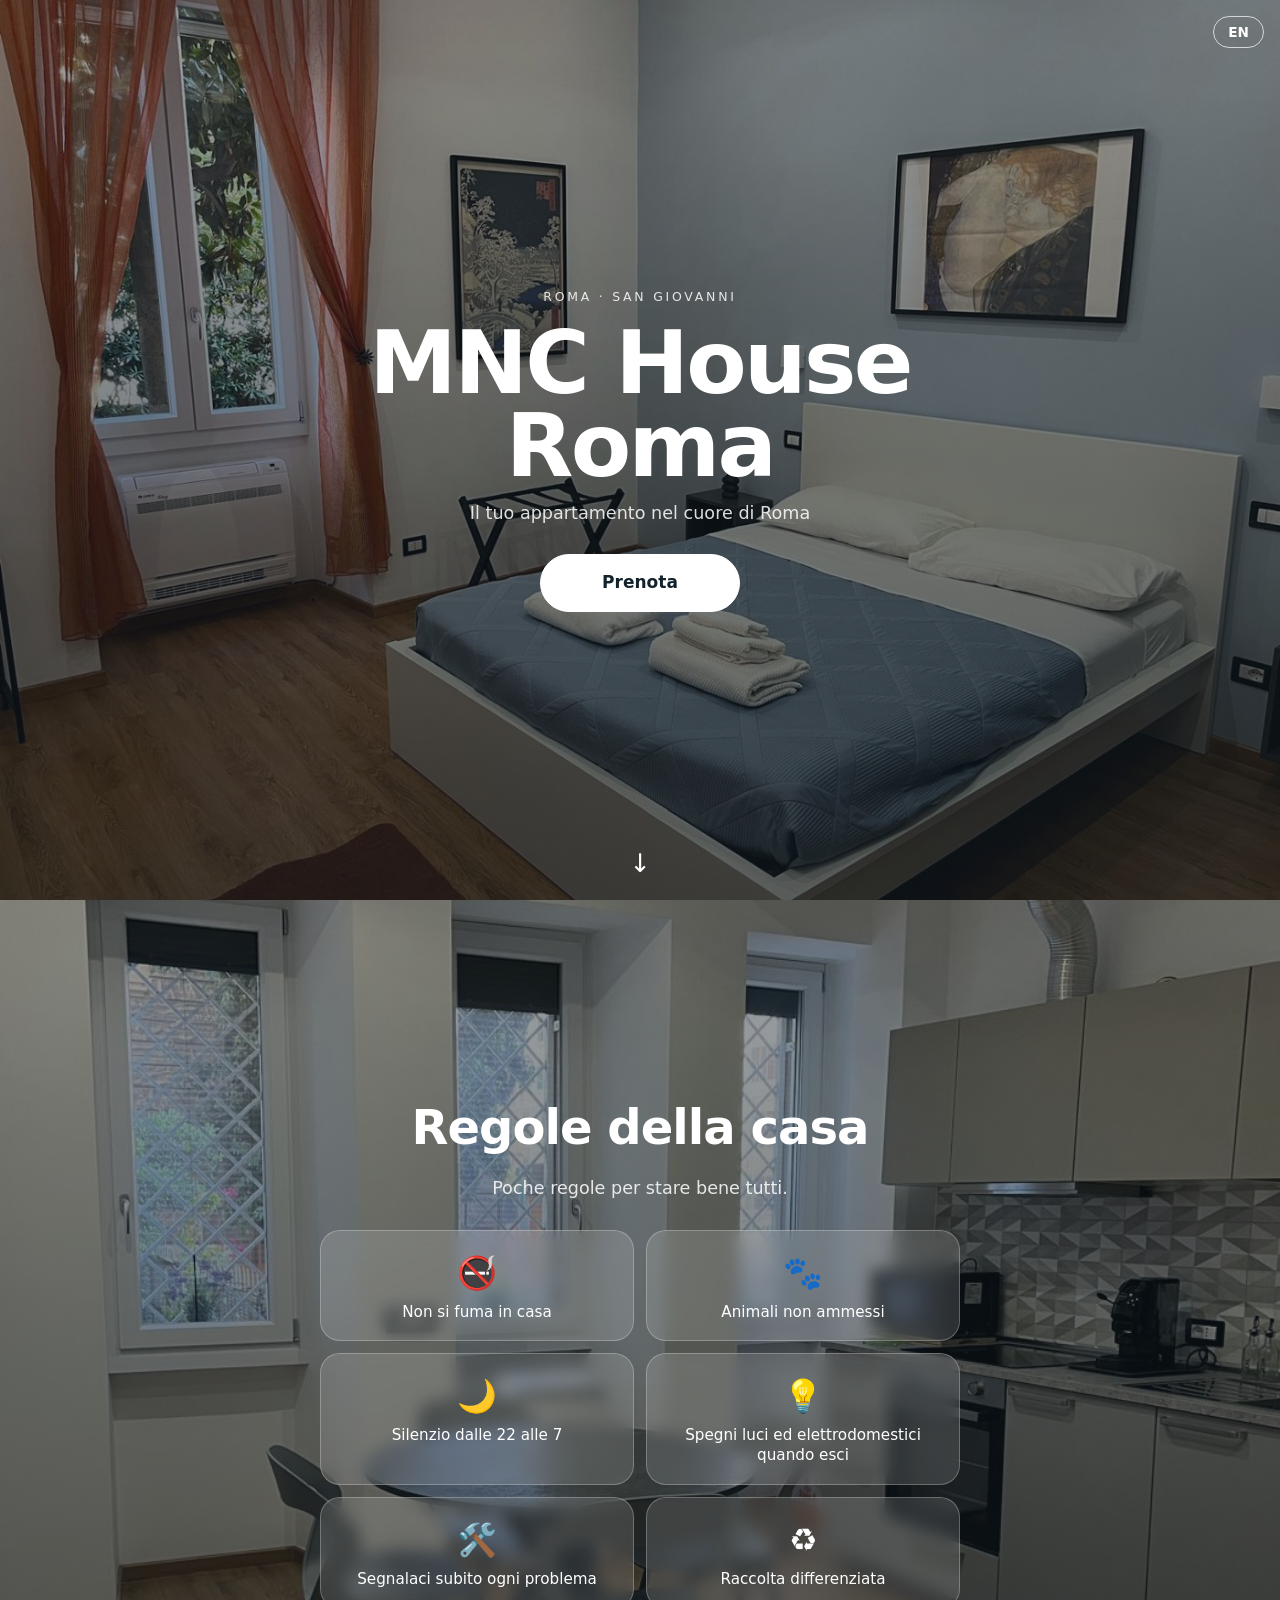
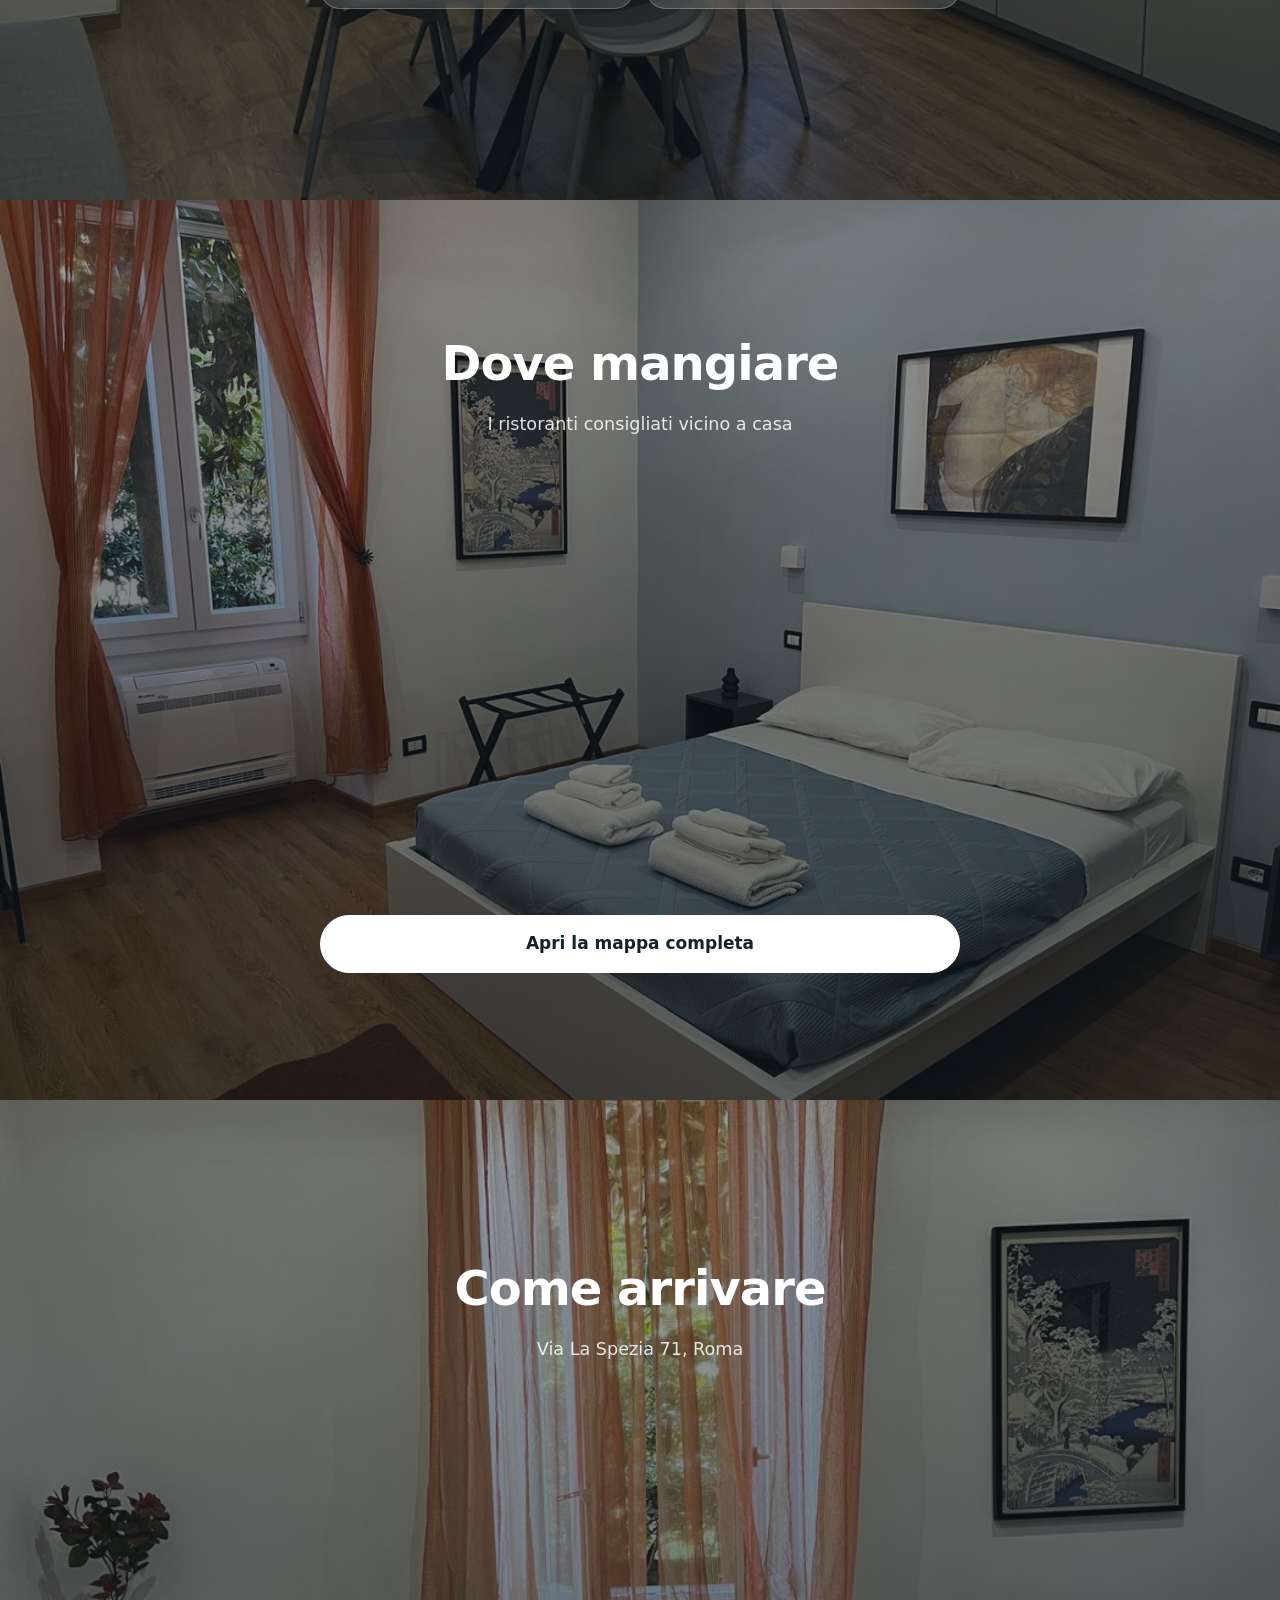
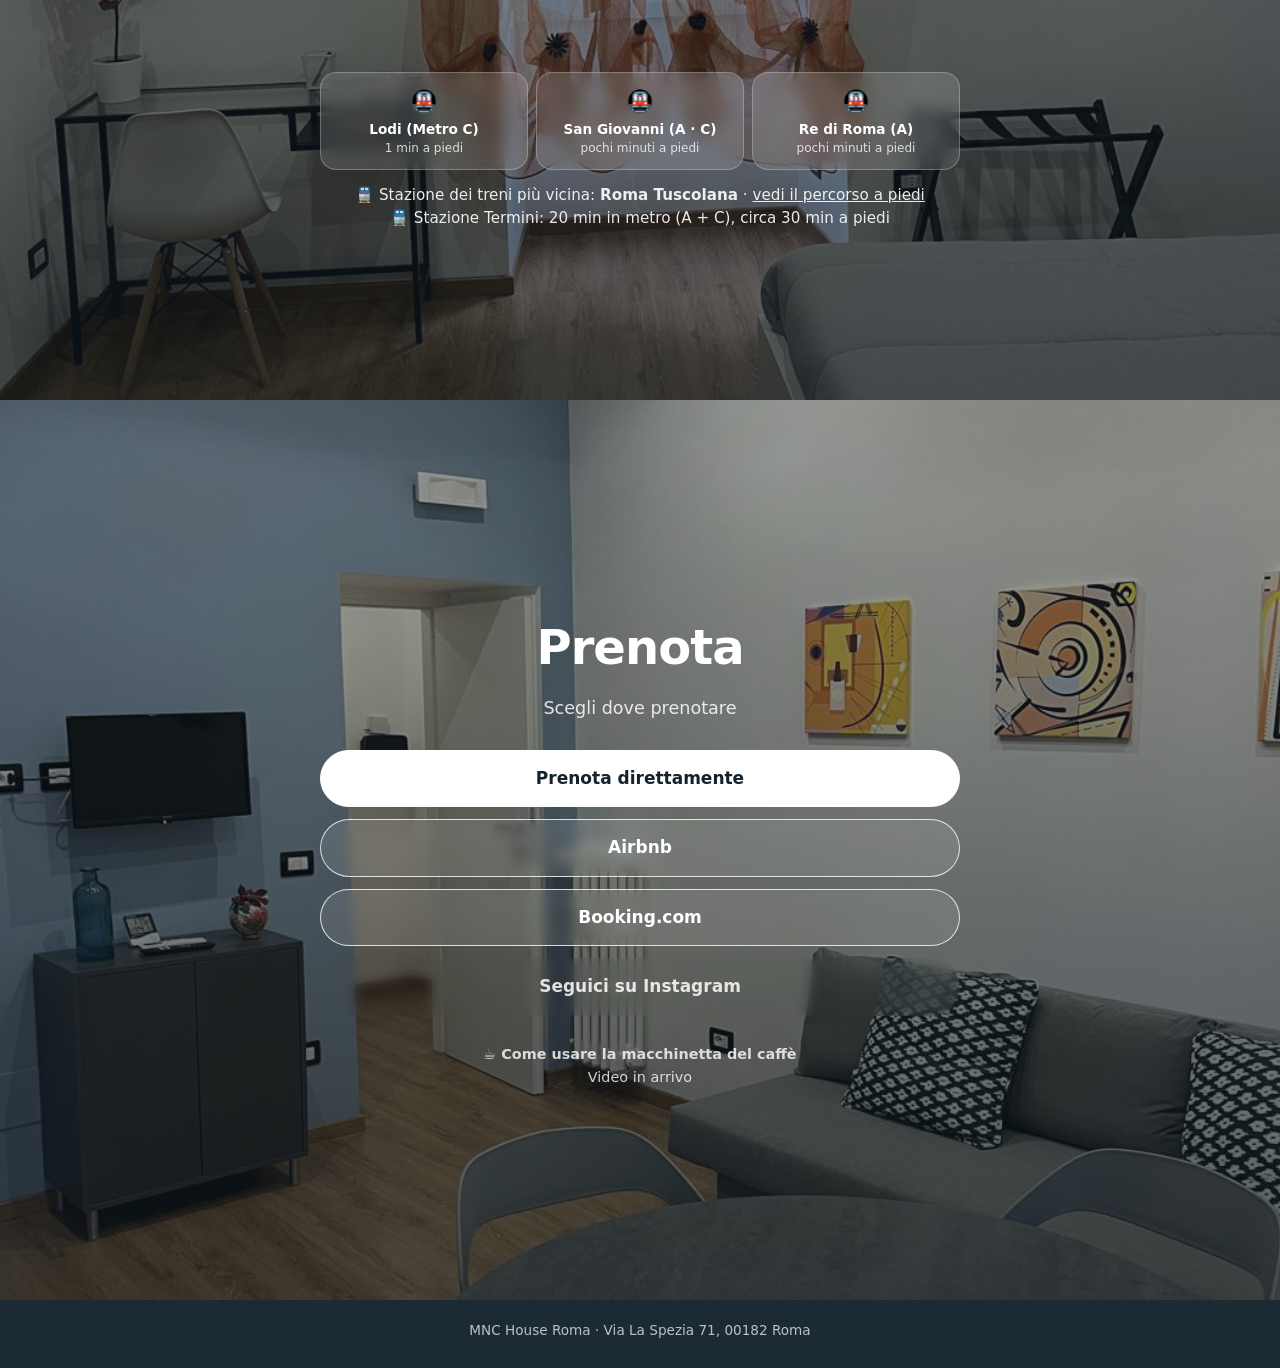
<file: index.html>
<!DOCTYPE html>
<html lang="it">
<head>
<meta charset="utf-8">
<meta name="viewport" content="width=device-width, initial-scale=1">
<title>MNC House Roma</title>
<meta name="description" content="MNC House Roma, Via La Spezia 71. Prenota e scopri le regole della casa.">
<link rel="stylesheet" href="style.css">
</head>
<body>
<header class="panel" style="--bg:url(foto/camera.jpg)">
<a class="lang" href="en.html">EN</a>
<div class="in">
<p class="tag">Roma · San Giovanni</p>
<h1>MNC House<br>Roma</h1>
<p class="sub">Il tuo appartamento nel cuore di Roma</p>
<a class="btn main" href="#prenota">Prenota</a>
</div>
<a class="down" href="#regole" aria-label="scroll">↓</a>
</header>

<section id="regole" class="panel" style="--bg:url(foto/cucina.jpg)">
<div class="in">
<h2>Regole della casa</h2>
<p class="sub">Poche regole per stare bene tutti.</p>
<div class="tiles"><div class="tile"><span>🚭</span><p>Non si fuma in casa</p></div><div class="tile"><span>🐾</span><p>Animali non ammessi</p></div><div class="tile"><span>🌙</span><p>Silenzio dalle 22 alle 7</p></div><div class="tile"><span>💡</span><p>Spegni luci ed elettrodomestici quando esci</p></div><div class="tile"><span>🛠️</span><p>Segnalaci subito ogni problema</p></div><div class="tile"><span>♻️</span><p>Raccolta differenziata</p></div></div>
</div>
</section>

<section id="mangiare" class="panel" style="--bg:url(foto/camera.jpg)">
<div class="in">
<h2>Dove mangiare</h2>
<p class="sub">I ristoranti consigliati vicino a casa</p>
<iframe class="map tall" title="Mappa ristoranti consigliati" loading="lazy" referrerpolicy="no-referrer-when-downgrade" src="https://www.google.com/maps/d/embed?mid=1eEemVZ8vcZFUtMwDSeMZeTXxwGMIOjM"></iframe>
<div class="btns">
<a class="btn main" href="https://www.google.com/maps/d/viewer?mid=1eEemVZ8vcZFUtMwDSeMZeTXxwGMIOjM" target="_blank" rel="noopener">Apri la mappa completa</a>
</div>
</div>
</section>

<section id="mappa" class="panel" style="--bg:url(foto/scrivania.jpg)">
<div class="in">
<h2>Come arrivare</h2>
<p class="sub">Via La Spezia 71, Roma</p>
<iframe class="map" title="Map" loading="lazy" referrerpolicy="no-referrer-when-downgrade" src="https://www.google.com/maps?q=Via+La+Spezia+71,+00182+Roma&amp;output=embed"></iframe>
<div class="stops"><div class="stop"><span>🚇</span><b>Lodi (Metro C)</b><small>1 min a piedi</small></div><div class="stop"><span>🚇</span><b>San Giovanni (A · C)</b><small>pochi minuti a piedi</small></div><div class="stop"><span>🚇</span><b>Re di Roma (A)</b><small>pochi minuti a piedi</small></div></div>
<p class="train">🚆 Stazione dei treni più vicina: <b>Roma Tuscolana</b> · <a href="https://www.google.com/maps/dir/?api=1&amp;origin=Stazione+Roma+Tuscolana&amp;destination=Via+La+Spezia+71+Roma&amp;travelmode=walking" target="_blank" rel="noopener">vedi il percorso a piedi</a><br>🚆 Stazione Termini: 20 min in metro (A + C), circa 30 min a piedi</p>
</div>
</section>

<section id="prenota" class="panel" style="--bg:url(foto/salotto.jpg)">
<div class="in">
<h2>Prenota</h2>
<p class="sub">Scegli dove prenotare</p>
<div class="btns">
<a class="btn main" href="https://booking.vikey.it/userlisting/uQwdmr8M23oDGNIA0LHmnOjLJ25gKjM4x384GCmFqt4/listing/uQwdmr8M23oDGNIA0LHmnI63JzcGKnI_x384GCmFqt4" target="_blank" rel="noopener">Prenota direttamente</a>
<a class="btn" href="https://www.airbnb.it/rooms/1322605548601461637" target="_blank" rel="noopener">Airbnb</a>
<a class="btn" href="https://www.booking.com/hotel/it/casa-vacanze-roma-roma4.it.html" target="_blank" rel="noopener">Booking.com</a>
<a class="btn ghost" href="https://www.instagram.com/mnc_houserome" target="_blank" rel="noopener">Seguici su Instagram</a>
</div>
<div class="cafe"><b>☕ Come usare la macchinetta del caffè</b><span>Video in arrivo</span></div>
</div>
</section>
<footer>MNC House Roma · Via La Spezia 71, 00182 Roma</footer>
</body>
</html>
</file>
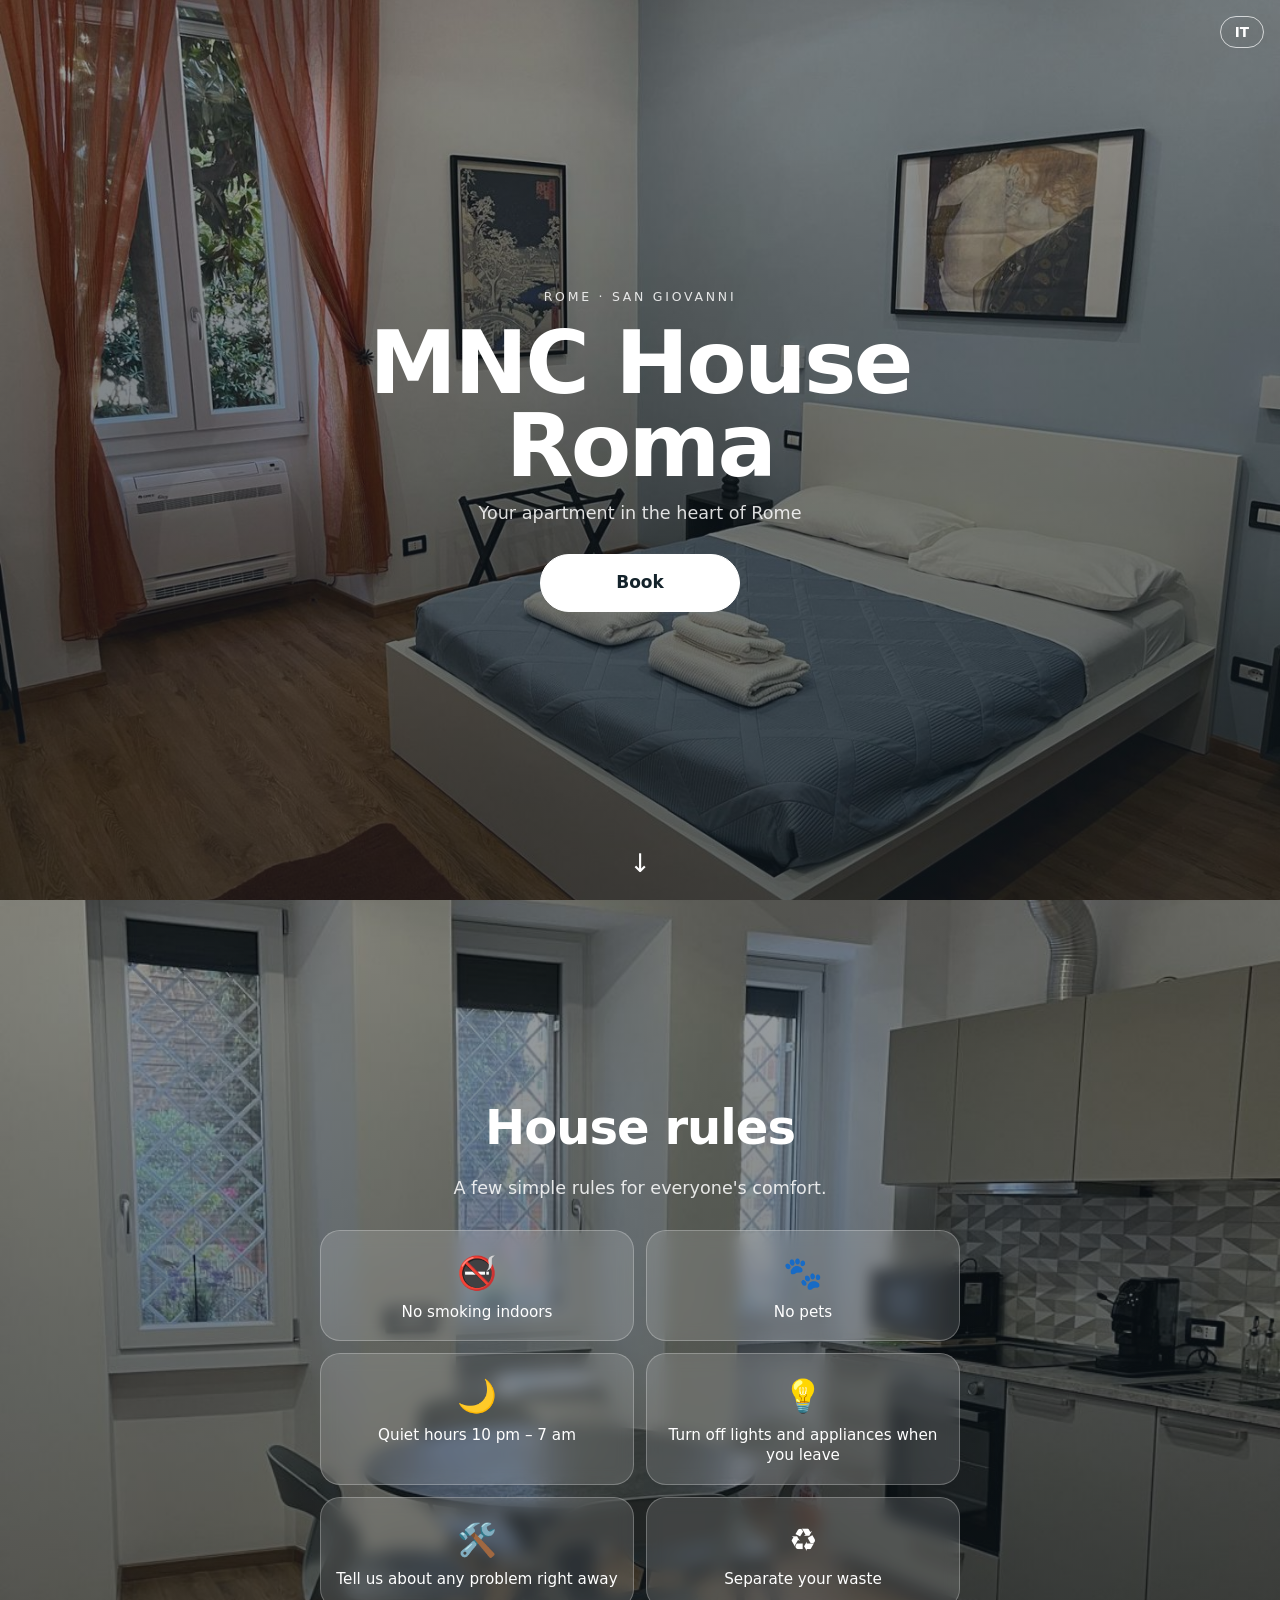
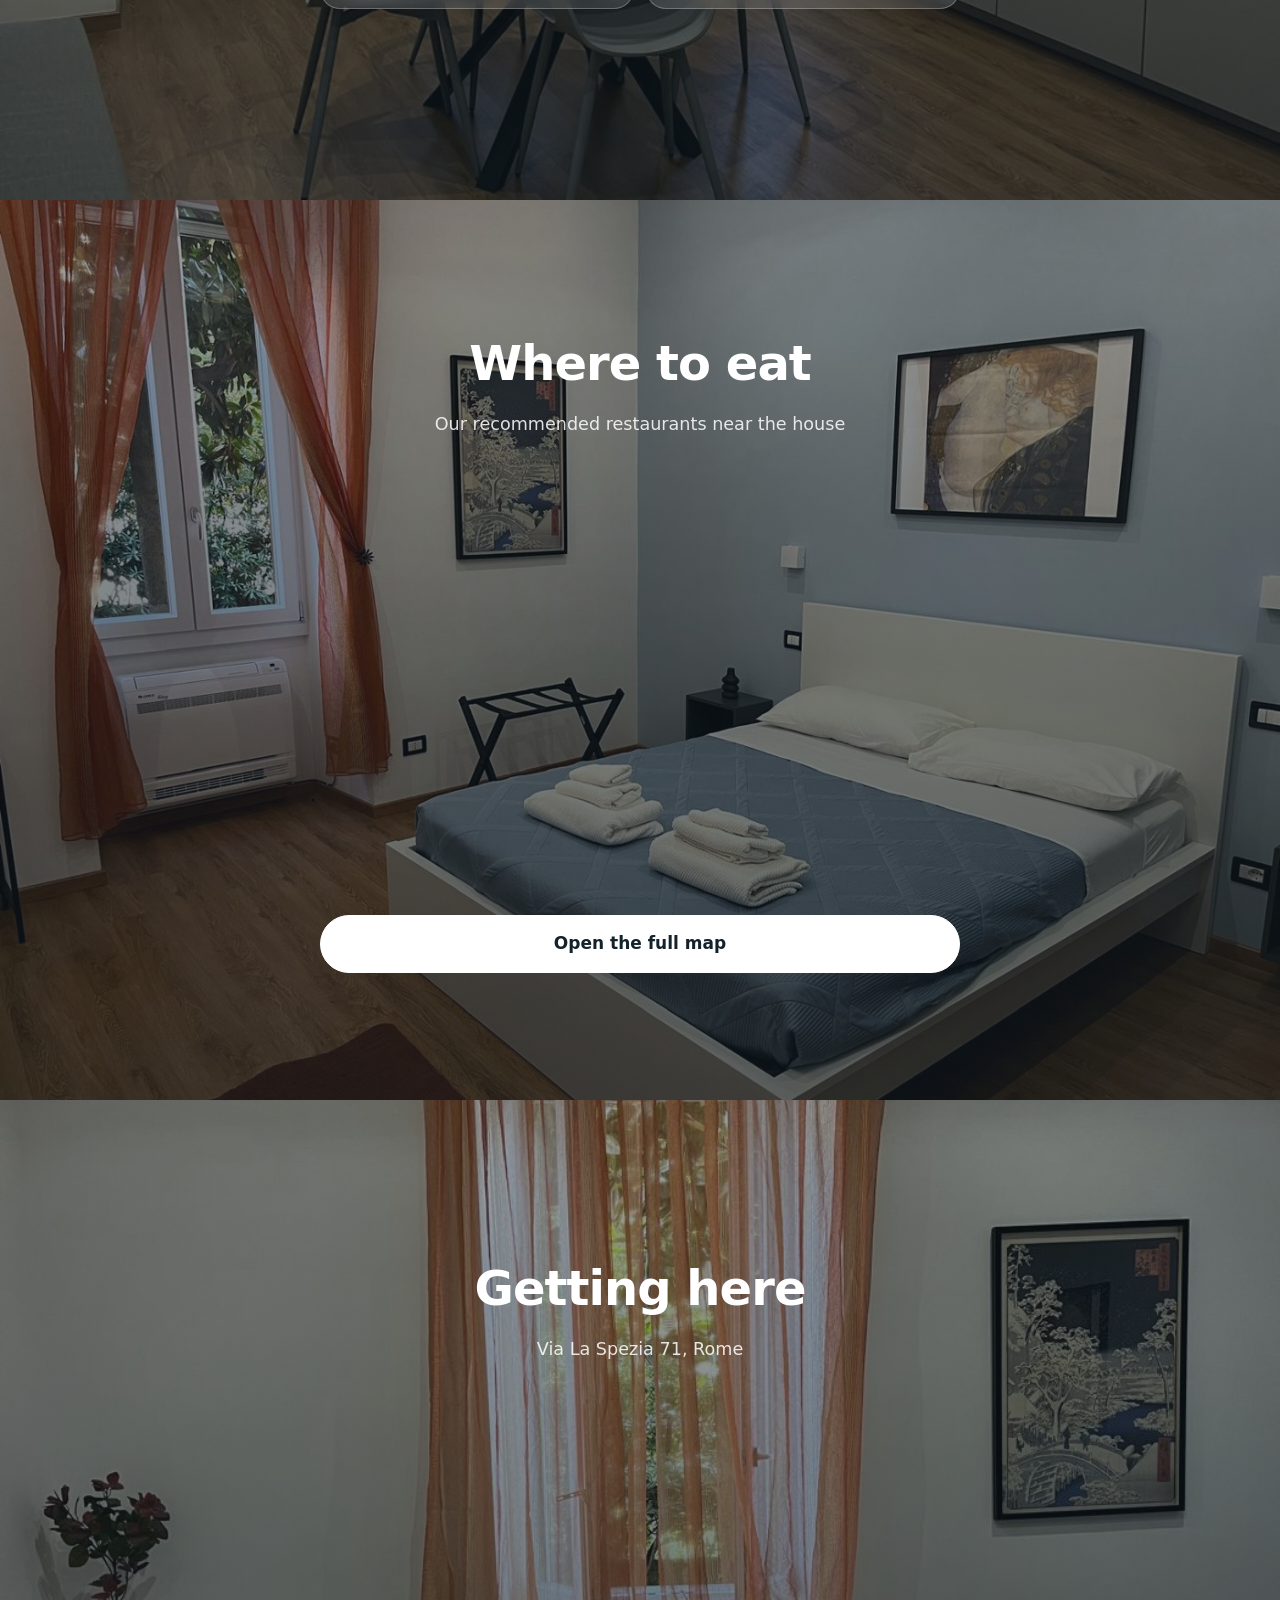
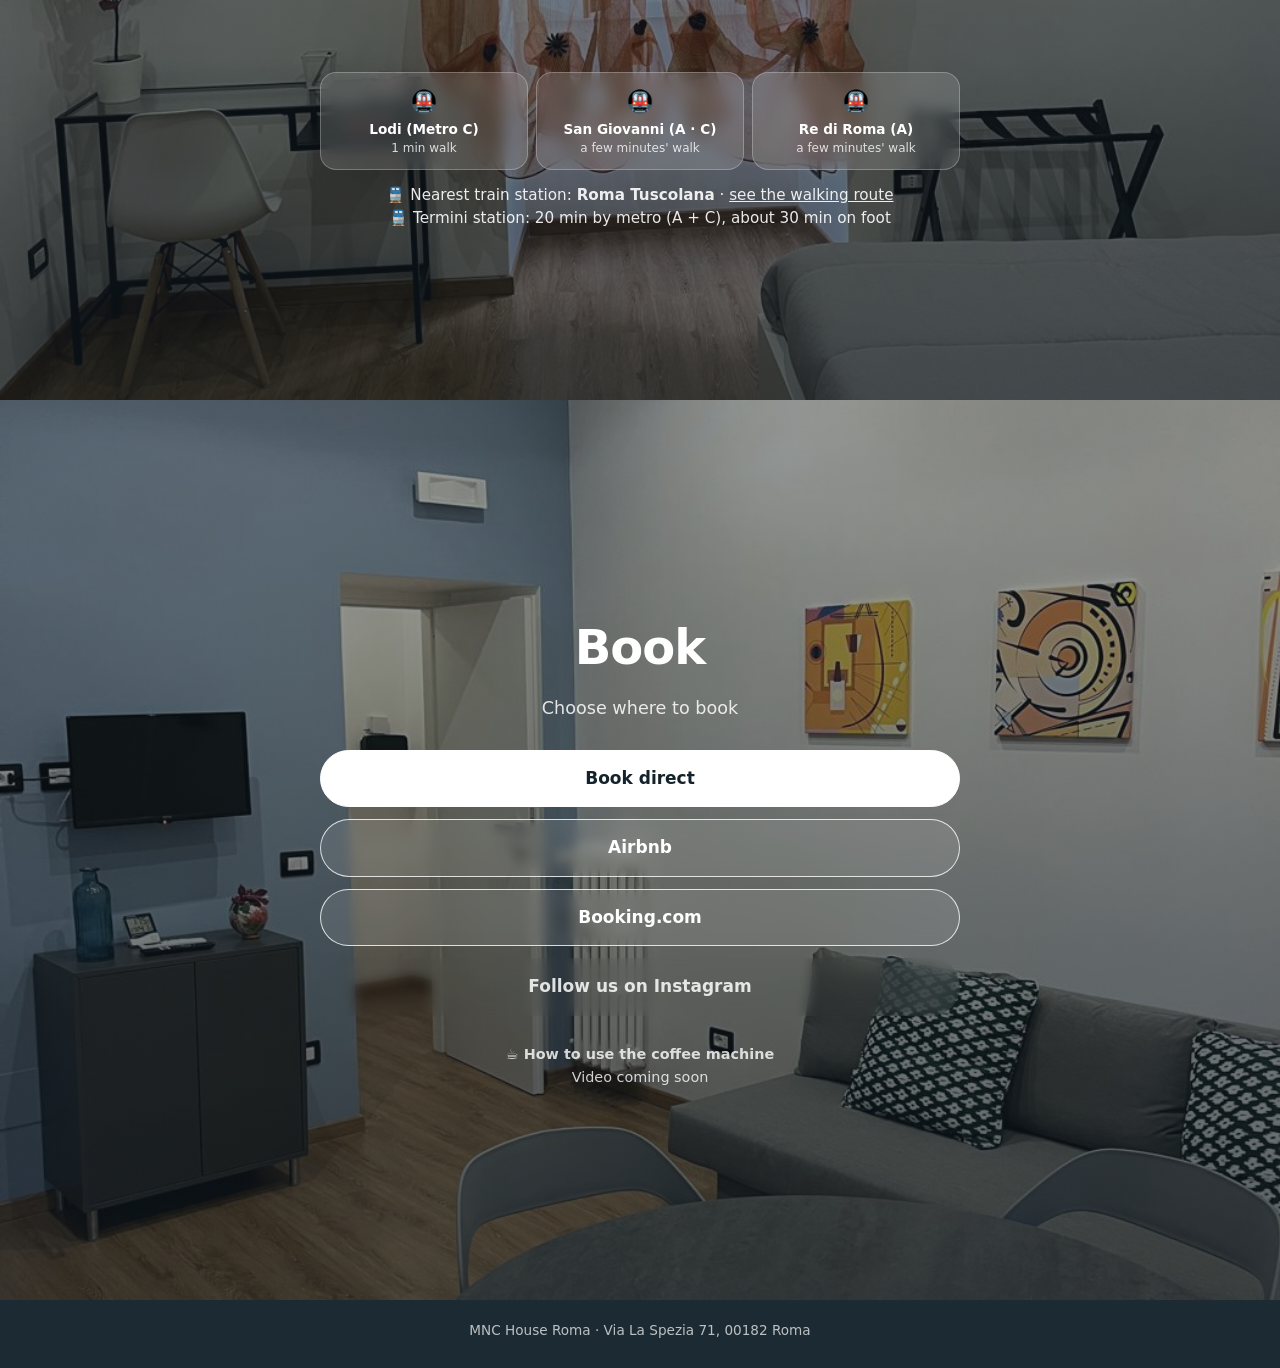
<file: en.html>
<!DOCTYPE html>
<html lang="en">
<head>
<meta charset="utf-8">
<meta name="viewport" content="width=device-width, initial-scale=1">
<title>MNC House Rome</title>
<meta name="description" content="MNC House Rome, Via La Spezia 71. Book and discover the house rules.">
<link rel="stylesheet" href="style.css">
</head>
<body>
<header class="panel" style="--bg:url(foto/camera.jpg)">
<a class="lang" href="index.html">IT</a>
<div class="in">
<p class="tag">Rome · San Giovanni</p>
<h1>MNC House<br>Roma</h1>
<p class="sub">Your apartment in the heart of Rome</p>
<a class="btn main" href="#prenota">Book</a>
</div>
<a class="down" href="#regole" aria-label="scroll">↓</a>
</header>

<section id="regole" class="panel" style="--bg:url(foto/cucina.jpg)">
<div class="in">
<h2>House rules</h2>
<p class="sub">A few simple rules for everyone's comfort.</p>
<div class="tiles"><div class="tile"><span>🚭</span><p>No smoking indoors</p></div><div class="tile"><span>🐾</span><p>No pets</p></div><div class="tile"><span>🌙</span><p>Quiet hours 10 pm – 7 am</p></div><div class="tile"><span>💡</span><p>Turn off lights and appliances when you leave</p></div><div class="tile"><span>🛠️</span><p>Tell us about any problem right away</p></div><div class="tile"><span>♻️</span><p>Separate your waste</p></div></div>
</div>
</section>

<section id="mangiare" class="panel" style="--bg:url(foto/camera.jpg)">
<div class="in">
<h2>Where to eat</h2>
<p class="sub">Our recommended restaurants near the house</p>
<iframe class="map tall" title="Recommended restaurants map" loading="lazy" referrerpolicy="no-referrer-when-downgrade" src="https://www.google.com/maps/d/embed?mid=1eEemVZ8vcZFUtMwDSeMZeTXxwGMIOjM"></iframe>
<div class="btns">
<a class="btn main" href="https://www.google.com/maps/d/viewer?mid=1eEemVZ8vcZFUtMwDSeMZeTXxwGMIOjM" target="_blank" rel="noopener">Open the full map</a>
</div>
</div>
</section>

<section id="mappa" class="panel" style="--bg:url(foto/scrivania.jpg)">
<div class="in">
<h2>Getting here</h2>
<p class="sub">Via La Spezia 71, Rome</p>
<iframe class="map" title="Map" loading="lazy" referrerpolicy="no-referrer-when-downgrade" src="https://www.google.com/maps?q=Via+La+Spezia+71,+00182+Roma&amp;output=embed"></iframe>
<div class="stops"><div class="stop"><span>🚇</span><b>Lodi (Metro C)</b><small>1 min walk</small></div><div class="stop"><span>🚇</span><b>San Giovanni (A · C)</b><small>a few minutes' walk</small></div><div class="stop"><span>🚇</span><b>Re di Roma (A)</b><small>a few minutes' walk</small></div></div>
<p class="train">🚆 Nearest train station: <b>Roma Tuscolana</b> · <a href="https://www.google.com/maps/dir/?api=1&amp;origin=Stazione+Roma+Tuscolana&amp;destination=Via+La+Spezia+71+Roma&amp;travelmode=walking" target="_blank" rel="noopener">see the walking route</a><br>🚆 Termini station: 20 min by metro (A + C), about 30 min on foot</p>
</div>
</section>

<section id="prenota" class="panel" style="--bg:url(foto/salotto.jpg)">
<div class="in">
<h2>Book</h2>
<p class="sub">Choose where to book</p>
<div class="btns">
<a class="btn main" href="https://booking.vikey.it/userlisting/uQwdmr8M23oDGNIA0LHmnOjLJ25gKjM4x384GCmFqt4/listing/uQwdmr8M23oDGNIA0LHmnI63JzcGKnI_x384GCmFqt4" target="_blank" rel="noopener">Book direct</a>
<a class="btn" href="https://www.airbnb.it/rooms/1322605548601461637" target="_blank" rel="noopener">Airbnb</a>
<a class="btn" href="https://www.booking.com/hotel/it/casa-vacanze-roma-roma4.it.html" target="_blank" rel="noopener">Booking.com</a>
<a class="btn ghost" href="https://www.instagram.com/mnc_houserome" target="_blank" rel="noopener">Follow us on Instagram</a>
</div>
<div class="cafe"><b>☕ How to use the coffee machine</b><span>Video coming soon</span></div>
</div>
</section>
<footer>MNC House Roma · Via La Spezia 71, 00182 Roma</footer>
</body>
</html>
</file>
<file: style.css>
*{box-sizing:border-box;margin:0}
html{scroll-behavior:smooth;scroll-snap-type:y proximity}
body{font:17px/1.5 system-ui,-apple-system,"Segoe UI",Roboto,sans-serif;color:#fff;background:#1c2b33}
.panel{position:relative;min-height:100svh;display:flex;align-items:center;justify-content:center;text-align:center;padding:64px 20px;scroll-snap-align:start;background:linear-gradient(rgba(15,25,32,.4),rgba(15,25,32,.68)),var(--bg) center/cover no-repeat}
.in{width:100%;max-width:640px}
.tag{text-transform:uppercase;letter-spacing:.22em;font-size:.78rem;opacity:.85;margin-bottom:14px}
h1{font-size:clamp(3rem,15vw,5.5rem);line-height:.95;letter-spacing:-.03em;font-weight:800}
h2{font-size:clamp(2rem,9vw,3rem);letter-spacing:-.02em;font-weight:800}
.sub{opacity:.85;margin:12px 0 28px;font-size:1.1rem}
.btns{display:grid;gap:12px;margin-top:8px}
.btn{display:block;padding:15px 24px;border-radius:999px;border:1.5px solid rgba(255,255,255,.8);color:#fff;text-decoration:none;font-weight:600;backdrop-filter:blur(6px);background:rgba(255,255,255,.1);transition:.2s}
.btn:hover{background:rgba(255,255,255,.25)}
.btn.main{background:#fff;color:#14232b;border-color:#fff}
.btn.main:hover{background:#e8f1f5}
.btn.ghost{border-color:transparent;background:none;opacity:.85}
header .btn{display:inline-block;min-width:200px}
.lang{position:absolute;top:16px;right:16px;color:#fff;text-decoration:none;border:1px solid rgba(255,255,255,.7);border-radius:999px;padding:5px 14px;font-size:.85rem;font-weight:600}
.down{position:absolute;bottom:18px;left:50%;transform:translateX(-50%);color:#fff;text-decoration:none;font-size:1.6rem;animation:b 1.8s infinite}
@keyframes b{50%{transform:translate(-50%,6px)}}
.tiles{display:grid;grid-template-columns:1fr 1fr;gap:12px;margin-top:8px}
.tile{background:rgba(255,255,255,.14);backdrop-filter:blur(8px);border:1px solid rgba(255,255,255,.25);border-radius:20px;padding:18px 10px}
.tile span{font-size:2rem;display:block}
.tile p{font-size:.95rem;margin-top:6px;line-height:1.3}
.cafe{margin-top:28px;font-size:.9rem;opacity:.8;display:flex;flex-direction:column;gap:2px}
footer{text-align:center;font-size:.85rem;opacity:.7;padding:20px 16px 28px}
@media(prefers-reduced-motion:reduce){html{scroll-behavior:auto}.down{animation:none}}
.map{width:100%;height:260px;border:0;border-radius:20px;margin-bottom:14px}
.stops{display:grid;grid-template-columns:repeat(3,1fr);gap:8px}
.stop{background:rgba(255,255,255,.14);backdrop-filter:blur(8px);border:1px solid rgba(255,255,255,.25);border-radius:16px;padding:12px 6px;display:flex;flex-direction:column;gap:2px}
.stop span{font-size:1.4rem}.stop b{font-size:.85rem;line-height:1.2}.stop small{font-size:.75rem;opacity:.8}
.train{margin:14px 0 18px;font-size:.95rem;opacity:.9}
.train a{color:#fff;text-decoration:underline}.train b{font-weight:700}
.map.tall{height:420px}
</file>
